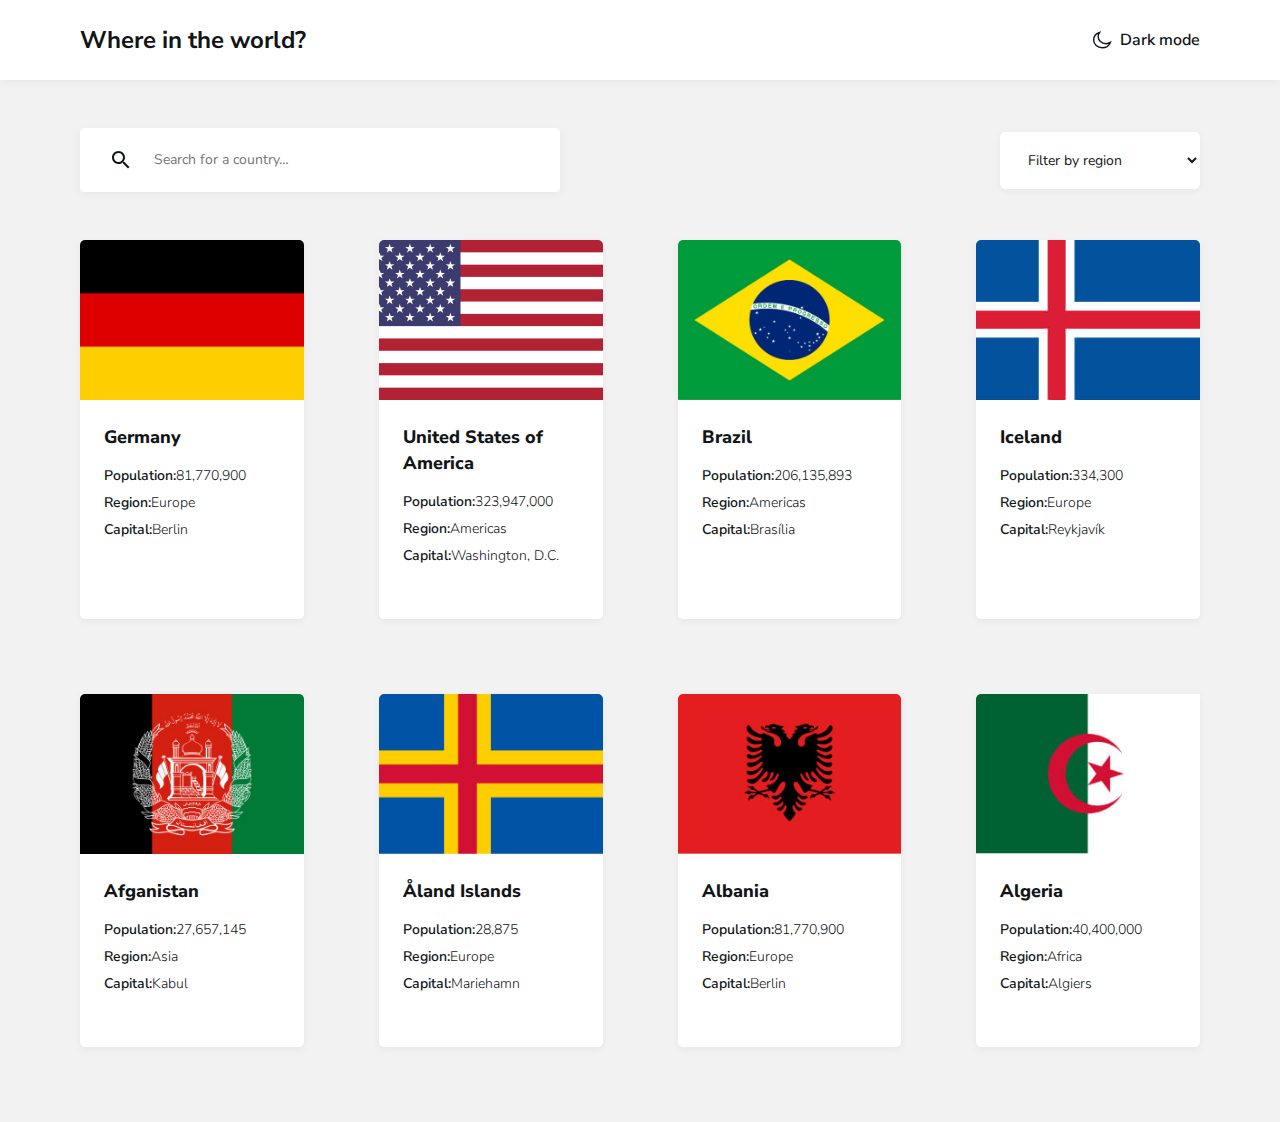
<file: index.html>
<!DOCTYPE html>
<html lang="en">

<head>
    <meta charset="UTF-8">
    <meta name="viewport" content="width=device-width, initial-scale=1.0">
    <link rel="preconnect" href="https://fonts.googleapis.com">
    <link rel="preconnect" href="https://fonts.gstatic.com" crossorigin>
    <link
        href="https://fonts.googleapis.com/css2?family=Nunito+Sans:ital,opsz,wght@0,6..12,200..1000;1,6..12,200..1000&display=swap"
        rel="stylesheet">
    <link rel="stylesheet" href="./css/normalize.css">
    <link rel="stylesheet" href="./css/style.css">
    <title>Countries</title>
</head>

<body>
    <header class="header">
        <nav class="nav">
            <div class="container">
                <div class="navbar">
                    <a class="header-text-logo" href="index.html">Where in the world?</a>
                    <a class="change-mode" href="#">
                        <span class="moon-icon">
                            <svg width="20" height="20" viewBox="0 0 18 17" fill="none"
                                xmlns="http://www.w3.org/2000/svg">
                                <path fill-rule="evenodd" clip-rule="evenodd"
                                    d="M12.5532 11.815C8.66857 11.815 5.51929 8.92783 5.51929 5.36821C5.51929 4.0253 5.96679 2.78158 6.73143 1.75C3.69036 2.69515 1.5 5.33122 1.5 8.43807C1.5 12.3385 4.94929 15.5 9.20357 15.5C12.5929 15.5 15.4696 13.4932 16.5 10.7045C15.375 11.4048 14.0161 11.815 12.5532 11.815Z"
                                    fill="white" stroke="currentColor" stroke-width="1.25" />
                            </svg>
                            Dark mode
                        </span>
                    </a>

                    <a class="change-mode-reverse" href="#">
                        <span class="moon-icon">
                            <svg width="20" height="20" viewBox="0 0 18 17" fill="none"
                                xmlns="http://www.w3.org/2000/svg">
                                <path fill-rule="evenodd" clip-rule="evenodd"
                                    d="M12.5532 11.815C8.66857 11.815 5.51929 8.92783 5.51929 5.36821C5.51929 4.0253 5.96679 2.78158 6.73143 1.75C3.69036 2.69515 1.5 5.33122 1.5 8.43807C1.5 12.3385 4.94929 15.5 9.20357 15.5C12.5929 15.5 15.4696 13.4932 16.5 10.7045C15.375 11.4048 14.0161 11.815 12.5532 11.815Z"
                                    fill="white" stroke="currentColor" stroke-width="1.25" />
                            </svg>
                            Light mode
                        </span>
                    </a>
                </div>
            </div>
        </nav>
        <div class="container">
            <div class="seach-section">
                <div class="search-input-wrapper">
                    <svg class="search-icon" width="18" height="18" viewBox="0 0 18 18" fill="none"
                        xmlns="http://www.w3.org/2000/svg">
                        <path fill-rule="evenodd" clip-rule="evenodd"
                            d="M12.5 11H11.7L11.4 10.7C12.4 9.6 13 8.1 13 6.5C13 2.9 10.1 0 6.5 0C2.9 0 0 2.9 0 6.5C0 10.1 2.9 13 6.5 13C8.1 13 9.6 12.4 10.7 11.4L11 11.7V12.5L16 17.5L17.5 16L12.5 11ZM6.5 11C4 11 2 9 2 6.5C2 4 4 2 6.5 2C9 2 11 4 11 6.5C11 9 9 11 6.5 11Z"
                            fill="currentColor" />
                    </svg>

                    <input class="search-input" type="text" placeholder="Search for a country…">
                </div>
                <select class="filter" name="filtered" id="filtered">
                    <option>Filter by region</option>
                    <option value="africa">Africa</option>
                    <option value="america">America</option>
                    <option value="asia">Asia</option>
                    <option value="europe">Europe</option>
                    <option value="oceania">Oceania</option>
                </select>
            </div>
        </div>
    </header>
    <main class="main">
        <div class="container">
            <ul class="countries-list">
                <li class="countries-list-item">
                    <a href="detail.html" class="countries-list-link">
                        <div class="countries-card">
                            <img class="card-img" width="267" height="160" src="./img/flag-germany.jpg"
                                alt="Germany Flag">
                            <div class="countries-card-info">
                                <h3 class="country-name">Germany</h3>
                                <dl class="country-detail">
                                    <div class="country-detail-item">
                                        <dt class="country-detail-item-title">Population:</dt>
                                        <dd class="country-detail-item-value"> 81,770,900</dd>
                                    </div>
                                    <div class="country-detail-item">
                                        <dt class="country-detail-item-title">Region: </dt>
                                        <dd class="country-detail-item-value">Europe</dd>
                                    </div>
                                    <div class="country-detail-item">
                                        <dt class="country-detail-item-title">Capital: </dt>
                                        <dd class="country-detail-item-value">Berlin</dd>
                                    </div>
                                </dl>
                            </div>
                        </div>
                    </a>
                </li>
                <li class="countries-list-item">
                    <div class="countries-card">
                        <img class="card-img" width="267" height="160" src="./img/flag-usa.jpg"
                            alt="United States of America Flag">
                        <div class="countries-card-info">
                            <h3 class="country-name">United States of America</h3>
                            <dl class="country-detail">
                                <div class="country-detail-item">
                                    <dt class="country-detail-item-title">Population: </dt>
                                    <dd class="country-detail-item-value">323,947,000</dd>
                                </div>
                                <div class="country-detail-item">
                                    <dt class="country-detail-item-title">Region: </dt>
                                    <dd class="country-detail-item-value">Americas</dd>
                                </div>
                                <div class="country-detail-item">
                                    <dt class="country-detail-item-title">Capital: </dt>
                                    <dd class="country-detail-item-value">Washington, D.C.</dd>
                                </div>
                            </dl>
                        </div>
                    </div>
                </li>
                <li class="countries-list-item">
                    <div class="countries-card">
                        <img class="card-img" width="267" height="160" src="./img/flag-brazil.jpg" alt="Brazil Flag">
                        <div class="countries-card-info">
                            <h3 class="country-name">Brazil</h3>
                            <dl class="country-detail">
                                <div class="country-detail-item">
                                    <dt class="country-detail-item-title">Population: </dt>
                                    <dd class="country-detail-item-value">206,135,893</dd>
                                </div>
                                <div class="country-detail-item">
                                    <dt class="country-detail-item-title">Region: </dt>
                                    <dd class="country-detail-item-value">Americas</dd>
                                </div>
                                <div class="country-detail-item">
                                    <dt class="country-detail-item-title">Capital: </dt>
                                    <dd class="country-detail-item-value">Brasília</dd>
                                </div>
                            </dl>
                        </div>
                    </div>
                </li>
                <li class="countries-list-item">
                    <div class="countries-card">
                        <img class="card-img" width="267" height="160" src="./img/flag-iceland.jpg" alt="Iceland Flag">
                        <div class="countries-card-info">
                            <h3 class="country-name">Iceland</h3>
                            <dl class="country-detail">
                                <div class="country-detail-item">
                                    <dt class="country-detail-item-title">Population: </dt>
                                    <dd class="country-detail-item-value">334,300</dd>
                                </div>
                                <div class="country-detail-item">
                                    <dt class="country-detail-item-title">Region: </dt>
                                    <dd class="country-detail-item-value">Europe</dd>
                                </div>
                                <div class="country-detail-item">
                                    <dt class="country-detail-item-title">Capital: </dt>
                                    <dd class="country-detail-item-value"> Reykjavík</dd>
                                </div>
                            </dl>
                        </div>
                    </div>
                </li>
                <li class="countries-list-item">
                    <div class="countries-card">
                        <img class="card-img" width="267" height="160" src="./img/flag-afganistan.jpg"
                            alt="Afganistan Flag">
                        <div class="countries-card-info">
                            <h3 class="country-name">Afganistan</h3>
                            <dl class="country-detail">
                                <div class="country-detail-item">
                                    <dt class="country-detail-item-title">Population: </dt>
                                    <dd class="country-detail-item-value">27,657,145</dd>
                                </div>
                                <div class="country-detail-item">
                                    <dt class="country-detail-item-title">Region: </dt>
                                    <dd class="country-detail-item-value">Asia</dd>
                                </div>
                                <div class="country-detail-item">
                                    <dt class="country-detail-item-title">Capital: </dt>
                                    <dd class="country-detail-item-value">Kabul</dd>
                                </div>
                            </dl>
                        </div>
                    </div>
                </li>
                <li class="countries-list-item">
                    <div class="countries-card">
                        <img class="card-img" width="267" height="160" src="./img/flag-alandisland.jpg"
                            alt="Åland Islands Flag">
                        <div class="countries-card-info">
                            <h3 class="country-name">Åland Islands</h3>
                            <dl class="country-detail">
                                <div class="country-detail-item">
                                    <dt class="country-detail-item-title">Population: </dt>
                                    <dd class="country-detail-item-value">28,875</dd>
                                </div>
                                <div class="country-detail-item">
                                    <dt class="country-detail-item-title">Region: </dt>
                                    <dd class="country-detail-item-value">Europe</dd>
                                </div>
                                <div class="country-detail-item">
                                    <dt class="country-detail-item-title">Capital: </dt>
                                    <dd class="country-detail-item-value">Mariehamn</dd>
                                </div>
                            </dl>
                        </div>
                    </div>
                </li>
                <li class="countries-list-item">
                    <div class="countries-card">
                        <img class="card-img" width="267" height="160" src="./img/flag-albania.jpg" alt="Albania Flag">
                        <div class="countries-card-info">
                            <h3 class="country-name">Albania</h3>
                            <dl class="country-detail">
                                <div class="country-detail-item">
                                    <dt class="country-detail-item-title">Population: </dt>
                                    <dd class="country-detail-item-value">81,770,900</dd>
                                </div>
                                <div class="country-detail-item">
                                    <dt class="country-detail-item-title">Region: </dt>
                                    <dd class="country-detail-item-value">Europe</dd>
                                </div>
                                <div class="country-detail-item">
                                    <dt class="country-detail-item-title">Capital: </dt>
                                    <dd class="country-detail-item-value">Berlin</dd>
                                </div>
                            </dl>
                        </div>
                    </div>
                </li>
                <li class="countries-list-item">
                    <div class="countries-card">
                        <img class="card-img" width="267" height="160" src="./img/flag-algeria.jpg" alt="Algeria Flag">
                        <div class="countries-card-info">
                            <h3 class="country-name">Algeria</h3>
                            <dl class="country-detail">
                                <div class="country-detail-item">
                                    <dt class="country-detail-item-title">Population: </dt>
                                    <dd class="country-detail-item-value">40,400,000</dd>
                                </div>
                                <div class="country-detail-item">
                                    <dt class="country-detail-item-title">Region: </dt>
                                    <dd class="country-detail-item-value">Africa</dd>
                                </div>
                                <div class="country-detail-item">
                                    <dt class="country-detail-item-title">Capital: </dt>
                                    <dd class="country-detail-item-value">Algiers</dd>
                                </div>
                            </dl>
                        </div>
                    </div>
                </li>
            </ul>
        </div>
    </main>
    <script src="./js/script.js"></script>
</body>

</html>
</file>
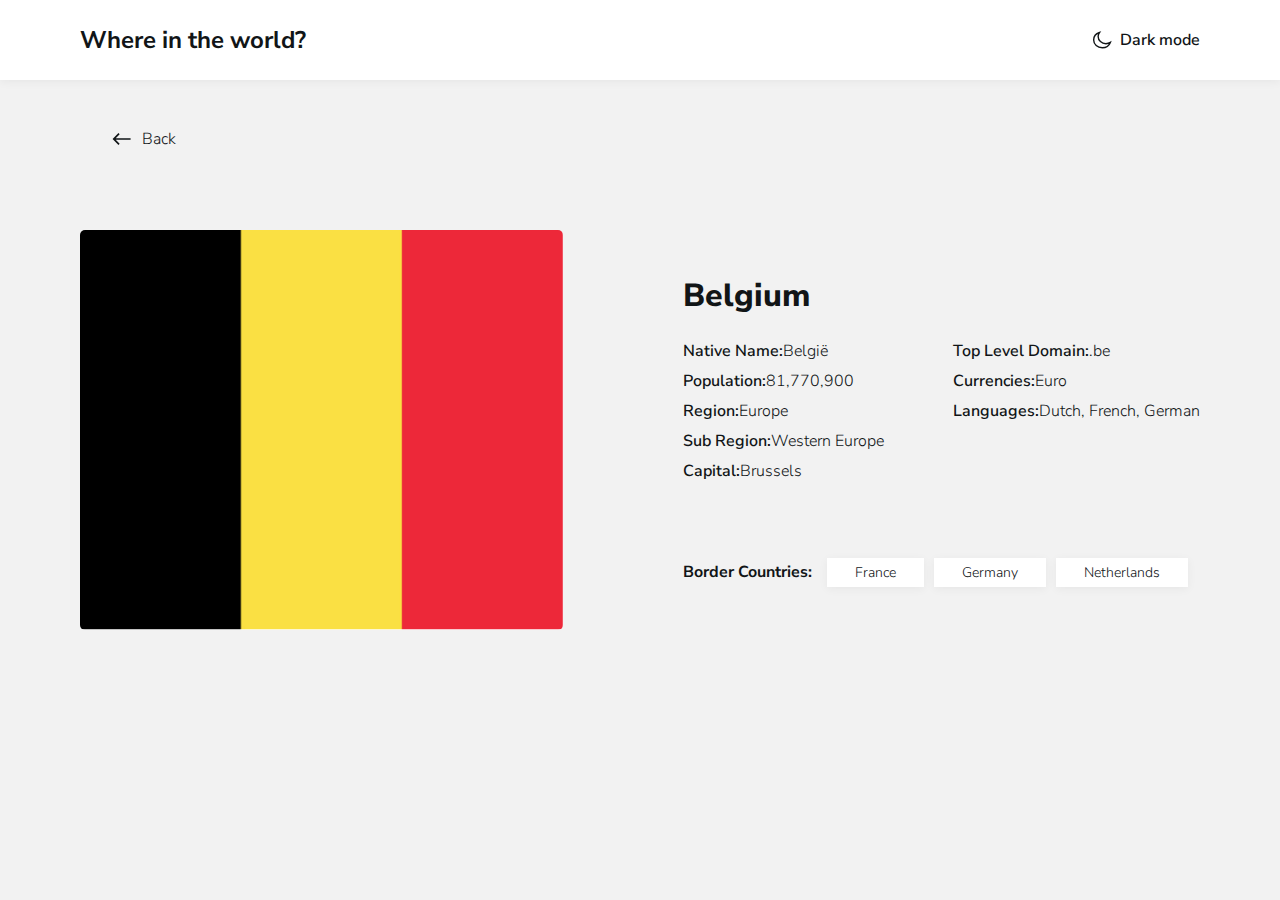
<file: detail.html>
<!DOCTYPE html>
<html lang="en">

<head>
    <meta charset="UTF-8">
    <meta name="viewport" content="width=device-width, initial-scale=1.0">
    <link rel="preconnect" href="https://fonts.googleapis.com">
    <link rel="preconnect" href="https://fonts.gstatic.com" crossorigin>
    <link
        href="https://fonts.googleapis.com/css2?family=Nunito+Sans:ital,opsz,wght@0,6..12,200..1000;1,6..12,200..1000&display=swap"
        rel="stylesheet">
    <link rel="stylesheet" href="./css/normalize.css">
    <link rel="stylesheet" href="./css/style.css">
    <title>Countries||Germany</title>
</head>

<body>
    <header class="header">
        <nav class="nav">
            <div class="container">
                <div class="navbar">
                    <a class="header-text-logo" href="index.html">Where in the world?</a>
                    <a class="change-mode" href="#">
                        <span class="moon-icon">
                            <svg width="20" height="20" viewBox="0 0 18 17" fill="none"
                                xmlns="http://www.w3.org/2000/svg">
                                <path fill-rule="evenodd" clip-rule="evenodd"
                                    d="M12.5532 11.815C8.66857 11.815 5.51929 8.92783 5.51929 5.36821C5.51929 4.0253 5.96679 2.78158 6.73143 1.75C3.69036 2.69515 1.5 5.33122 1.5 8.43807C1.5 12.3385 4.94929 15.5 9.20357 15.5C12.5929 15.5 15.4696 13.4932 16.5 10.7045C15.375 11.4048 14.0161 11.815 12.5532 11.815Z"
                                    fill="white" stroke="currentColor" stroke-width="1.25" />
                            </svg>
                            Dark mode
                        </span>
                    </a>

                    <a class="change-mode-reverse" href="#">
                        <span class="moon-icon">
                            <svg width="20" height="20" viewBox="0 0 18 17" fill="none"
                                xmlns="http://www.w3.org/2000/svg">
                                <path fill-rule="evenodd" clip-rule="evenodd"
                                    d="M12.5532 11.815C8.66857 11.815 5.51929 8.92783 5.51929 5.36821C5.51929 4.0253 5.96679 2.78158 6.73143 1.75C3.69036 2.69515 1.5 5.33122 1.5 8.43807C1.5 12.3385 4.94929 15.5 9.20357 15.5C12.5929 15.5 15.4696 13.4932 16.5 10.7045C15.375 11.4048 14.0161 11.815 12.5532 11.815Z"
                                    fill="white" stroke="currentColor" stroke-width="1.25" />
                            </svg>
                            Light mode
                        </span>
                    </a>
                </div>
            </div>
        </nav>
    </header>
    <main class="main">
        <div class="container">
            <a href="index.html" class="back-arrow">
                <svg width="20" height="20" viewBox="0 0 20 20" fill="none" xmlns="http://www.w3.org/2000/svg">
                    <g id="call-made">
                        <path id="Shape" fill-rule="evenodd" clip-rule="evenodd"
                            d="M6.46447 4.10744L7.64298 5.28596L3.75389 9.17504L18.6031 9.17504L18.6031 10.825L3.75389 10.825L7.64298 14.714L6.46447 15.8926L0.57191 10L6.46447 4.10744Z"
                            fill="currentColor" />
                    </g>
                </svg>
                Back
            </a>
            <div class="wrapper">
                <img class="country-img" width="560" height="400" src="./img/big-germany-flag.jpg" alt="flag-germany">
                <div class="second-country-info">
                    <h2 class="second-country-name">Belgium</h2>
                    <div class="second-country-info-wrapper">
                        <dl class="second-country-detail country-detail">
                            <div class="second-country-detail-item country-detail-item">
                                <dt class="second-country-detail-item-title country-detail-item-title">Native Name:
                                </dt>
                                <dd class="second-country-detail-item-value country-detail-item-value">België</dd>
                            </div>
                            <div class="second-country-detail-item country-detail-item">
                                <dt class="second-country-detail-item-title country-detail-item-title">Population:</dt>
                                <dd class="second-country-detail-item-value country-detail-item-value"> 81,770,900</dd>
                            </div>
                            <div class="second-country-detail-item country-detail-item">
                                <dt class="second-country-detail-item-title country-detail-item-title">Region: </dt>
                                <dd class="second-country-detail-item-value country-detail-item-value">Europe</dd>
                            </div>
                            <div class="second-country-detail-item country-detail-item">
                                <dt class="second-country-detail-item-title country-detail-item-title">Sub Region: </dt>
                                <dd class="second-country-detail-item-value country-detail-item-value">Western Europe
                                </dd>
                            </div>
                            <div class="second-country-detail-item country-detail-item">
                                <dt class="second-country-detail-item-title country-detail-item-title">Capital: </dt>
                                <dd class="second-country-detail-item-value country-detail-item-value">Brussels</dd>
                            </div>
                        </dl>

                        <dl class="second-country-detail country-detail">
                            <div class="second-country-detail-item country-detail-item">
                                <dt class="second-country-detail-item-title country-detail-item-title">Top Level Domain:
                                </dt>
                                <dd class="second-country-detail-item-value country-detail-item-value">.be</dd>
                            </div>
                            <div class="second-country-detail-item country-detail-item">
                                <dt class="second-country-detail-item-title country-detail-item-title">Currencies:</dt>
                                <dd class="second-country-detail-item-value country-detail-item-value"> Euro</dd>
                            </div>
                            <div class="second-country-detail-item country-detail-item">
                                <dt class="second-country-detail-item-title country-detail-item-title">Languages: </dt>
                                <dd class="second-country-detail-item-value country-detail-item-value">Dutch, French,
                                    German
                                </dd>
                            </div>
                        </dl>
                    </div>
                    <div class="border-countries">
                        <h4 class="text">Border Countries: </h4>
                        <span class="border-countrie-button">France</span>
                        <span class="border-countrie-button">Germany</span>
                        <span class="border-countrie-button">Netherlands</span>
                    </div>
                </div>
            </div>
        </div>
    </main>
    <script src="./js/script.js"></script>
</body>

</html>
</file>
<file: css/style.css>
:root {
    --color-1: #f2f2f2;
    --color-2: #202c36;
    --color-3: #ffffff;
    --color-4: #2b3844;
    --color-5: #111517;
}


/* GLOBAL */
html {
    box-sizing: border-box;
    height: 100%;
    scroll-behavior: smooth;
}

*,
*::after,
*::before {
    box-sizing: inherit;
    margin: 0;
    padding: 0;
}

*:focus {
    outline: 3px dotted var(--color-2);
    outline-offset: 3px;
}

body {
    height: 100%;
    display: flex;
    padding: 0;
    margin: 0;
    font-size: 16px;
    line-height: normal;
    font-family: "Nunito Sans", sans-serif;
    flex-direction: column;
    background-color: var(--color-1);
    color: var(--color-5);
    transition: background-color 0.4s ease;
}

img {
    max-width: 100%;
    height: auto;
    display: flex;
}

.dark-mode {
    --color-1: #202c36;
    --color-3: #2b3844;
    --color-5: #ffffff;
    --color-2: #ffffff;
}

/* CONTAINER */
.container {
    max-width: 1440px;
    width: 100%;
    padding-left: 80px;
    padding-right: 80px;
    margin-left: auto;
    margin-right: auto;
}

/* HEADER */
.nav {
    background-color: var(--color-3);
    padding: 24px 0px;
    box-shadow: 0px 2px 9px rgba(0, 0, 0,0.05);
    margin-bottom: 48px;
    white-space: nowrap;
}
.navbar {
    display: flex;
    justify-content: space-between;
    align-items: center;
}
.header-text-logo {
    text-decoration: none;
    color: var(--color-5);
    font-size: 24px;
    font-weight: 700;
}
.change-mode {
    text-decoration: none;
    color: var(--color-5);
    font-size: 16px;
    font-weight: 600;
    transition: all 0.3s ease;
}
.change-mode-reverse {
    text-decoration: none;
    color: var(--color-5);
    font-size: 16px;
    font-weight: 600;
    transition: all 0.3s ease;
    display: none;
}
.moon-icon {
    display: flex;
    align-items: center;
}
.moon-icon svg {
    margin-right: 8px;
}
.seach-section {
    display: flex;
    justify-content: space-between;
    align-items: center;
    margin-bottom: 48px;
}
.search-input-wrapper {
    position: relative;
    width: 480px;
    box-shadow: 0px 2px 9px rgba(0, 0, 0,0.05);
}
.search-icon {
    position: absolute;
    width: 18px;
    height: 18px;
    left: 32px;
    top: 50%;
    transform: translateY(-50%);
    color: var(--color-5);
    pointer-events: none;

}
.search-input {
    width: 480px;
    padding: 18px 74px;
    font-size: 14px;
    line-height: 28px;
    border: none;
    background-color: var(--color-3);
    color: var(--color-5);
    border-radius: 5px;
}
.filter {
    width: 200px;
    border-radius: 5px;
    padding: 18px 24px;
    font-size: 14px;
    font-weight: 400;
    border: none;
    box-shadow: 0px 2px 9px rgba(0, 0, 0,0.05);
    background-color: var(--color-3);
    color: var(--color-5);
}
.filter option {
    margin-bottom: 8px;
}
.main {
    padding-bottom: 40px;
}
.countries-list {
    display: flex;
    flex-wrap: wrap;
    margin-left: -75px;
    margin-bottom: -75px;
    list-style: none;
}
.countries-list-link {
    text-decoration: none;
    color: var(--color-5);
}
.countries-list-item {
    width: calc(25% - 75px);
    margin-left: 75px;
    margin-bottom: 75px;
    background-color: var(--color-3);
    box-shadow: 0px 2px 9px rgba(0, 0, 0,0.05);
    border-bottom-left-radius: 5px;
    border-bottom-right-radius: 5px;
}
.card-img {
    width: 267px;
    height: 160px;
    object-fit: cover;
    border-top-left-radius: 5px;
    border-top-right-radius: 5px;

}
.countries-card-info {
    padding: 24px 24px 46px 24px;
}
.country-name {
    font-size: 18px;
    line-height: 26px;
    font-weight: 800;
    margin-bottom: 16px;
}
.country-detail-item {
    display: flex;
    margin-bottom: 8px;
}
.country-detail-item-title {
    font-size: 14px;
    font-weight: 600;
}
.country-detail-item-value {
    font-size: 14px;
    font-weight: 300;
}

/* DETAIL HTML STYLES */
.back-arrow {
    width: 136px;
    text-decoration: none;
    color: var(--color-5);
    display: flex;
    align-items: center;
    padding-left: 32px;
    font-size: 16px;
    font-weight: 300;
    margin-bottom: 80px;
}
.back-arrow svg {
    margin-right: 10px;
}
.wrapper {
    display: flex;
    align-items: center;
}
.country-img {
    width: 560px;
    height: 400px;
    border-radius: 5px;
    margin-right: 120px;
}
.second-country-info {
    width: 600px;
}
.second-country-name {
    font-size: 32px;
    font-weight: 800;
    margin-bottom: 23px;
}
.second-country-info-wrapper {
    display: flex;
    justify-content: space-between;
    margin-bottom: 68px;
}
.second-country-detail-item-title {
    font-size: 16px;
}
.second-country-detail-item-value {
    font-size: 16px;
}
.border-countries {
    display: flex;
    align-items: center;
}
.text {
    font-size: 16px;
    line-height: 24px;
    margin-right: 15px;
}
.border-countrie-button {
    font-size: 14px;
    font-weight: 300;
    padding: 5px 28px;
    background-color: var(--color-3);
    border: 2px;
    box-shadow: 0px 2px 9px rgba(0, 0, 0,0.05);
}
.border-countrie-button:not(:last-child) {
    margin-right: 10px;
}
</file>
